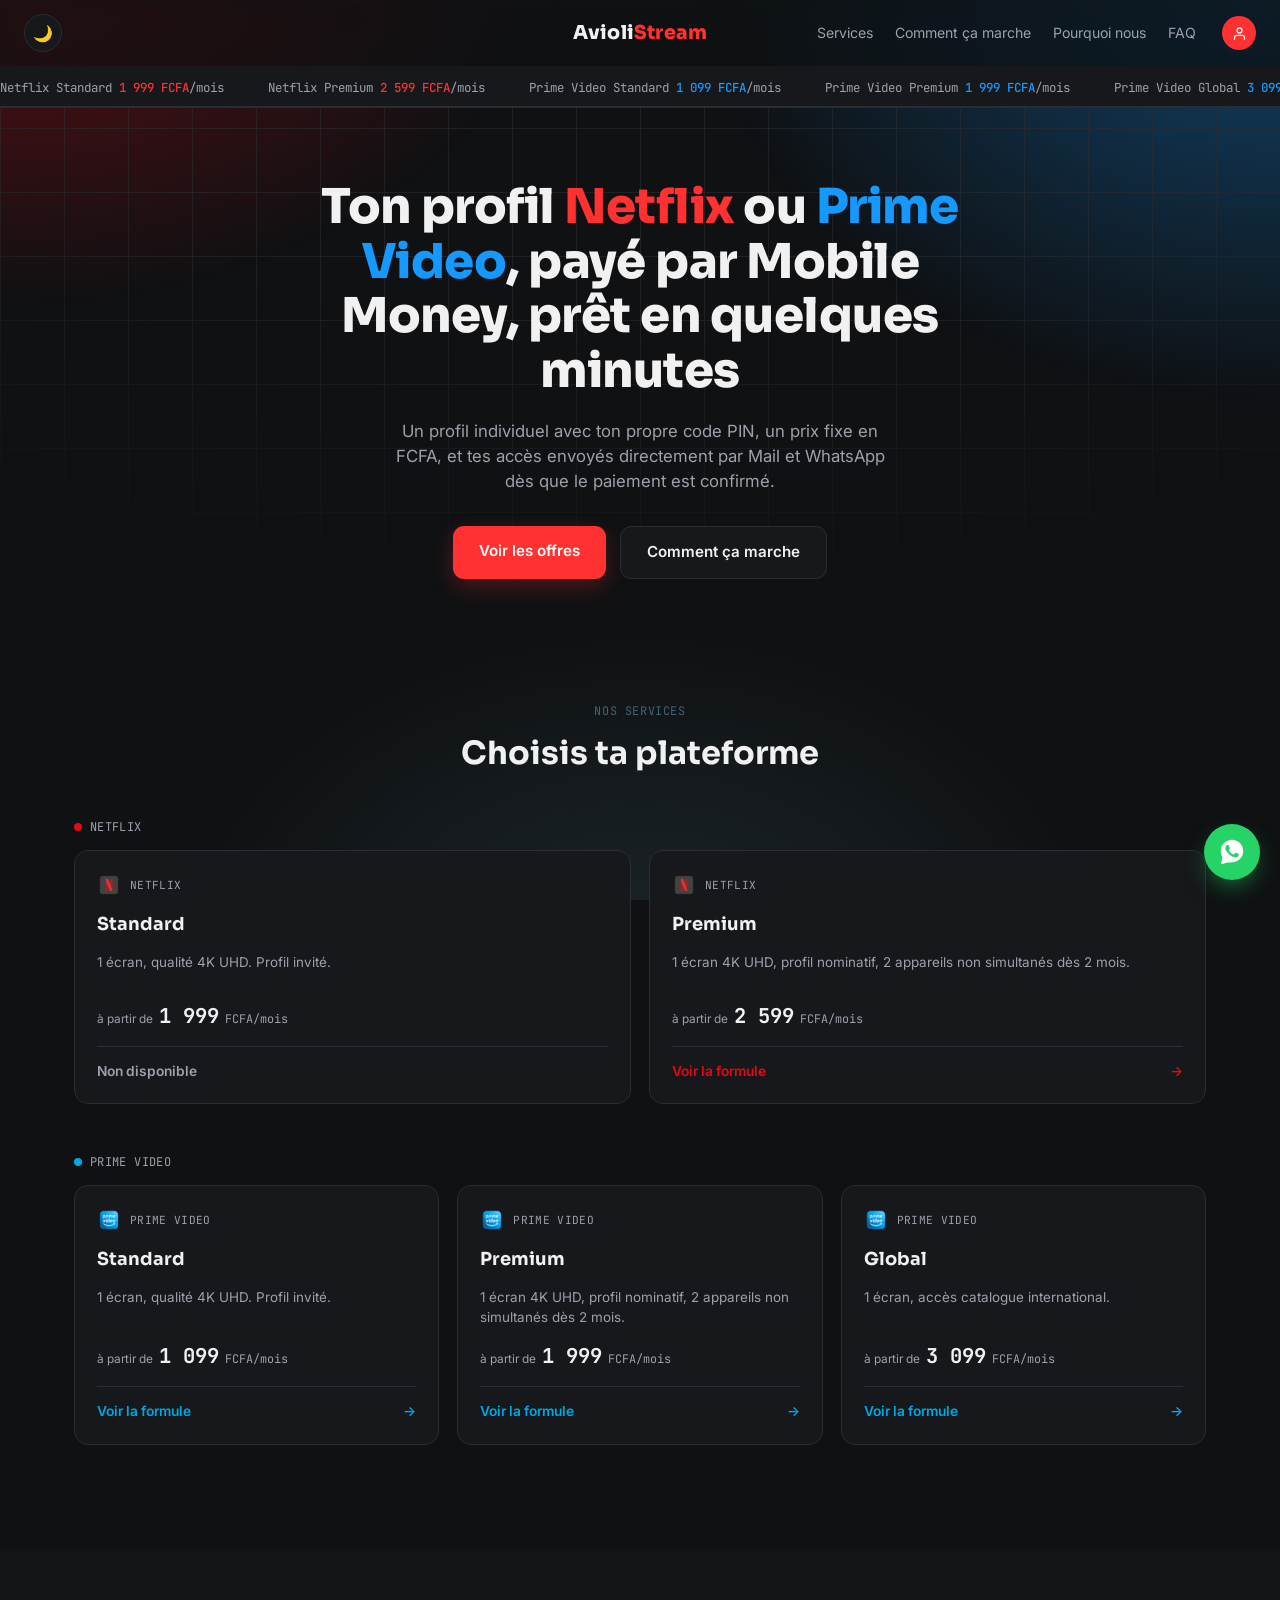
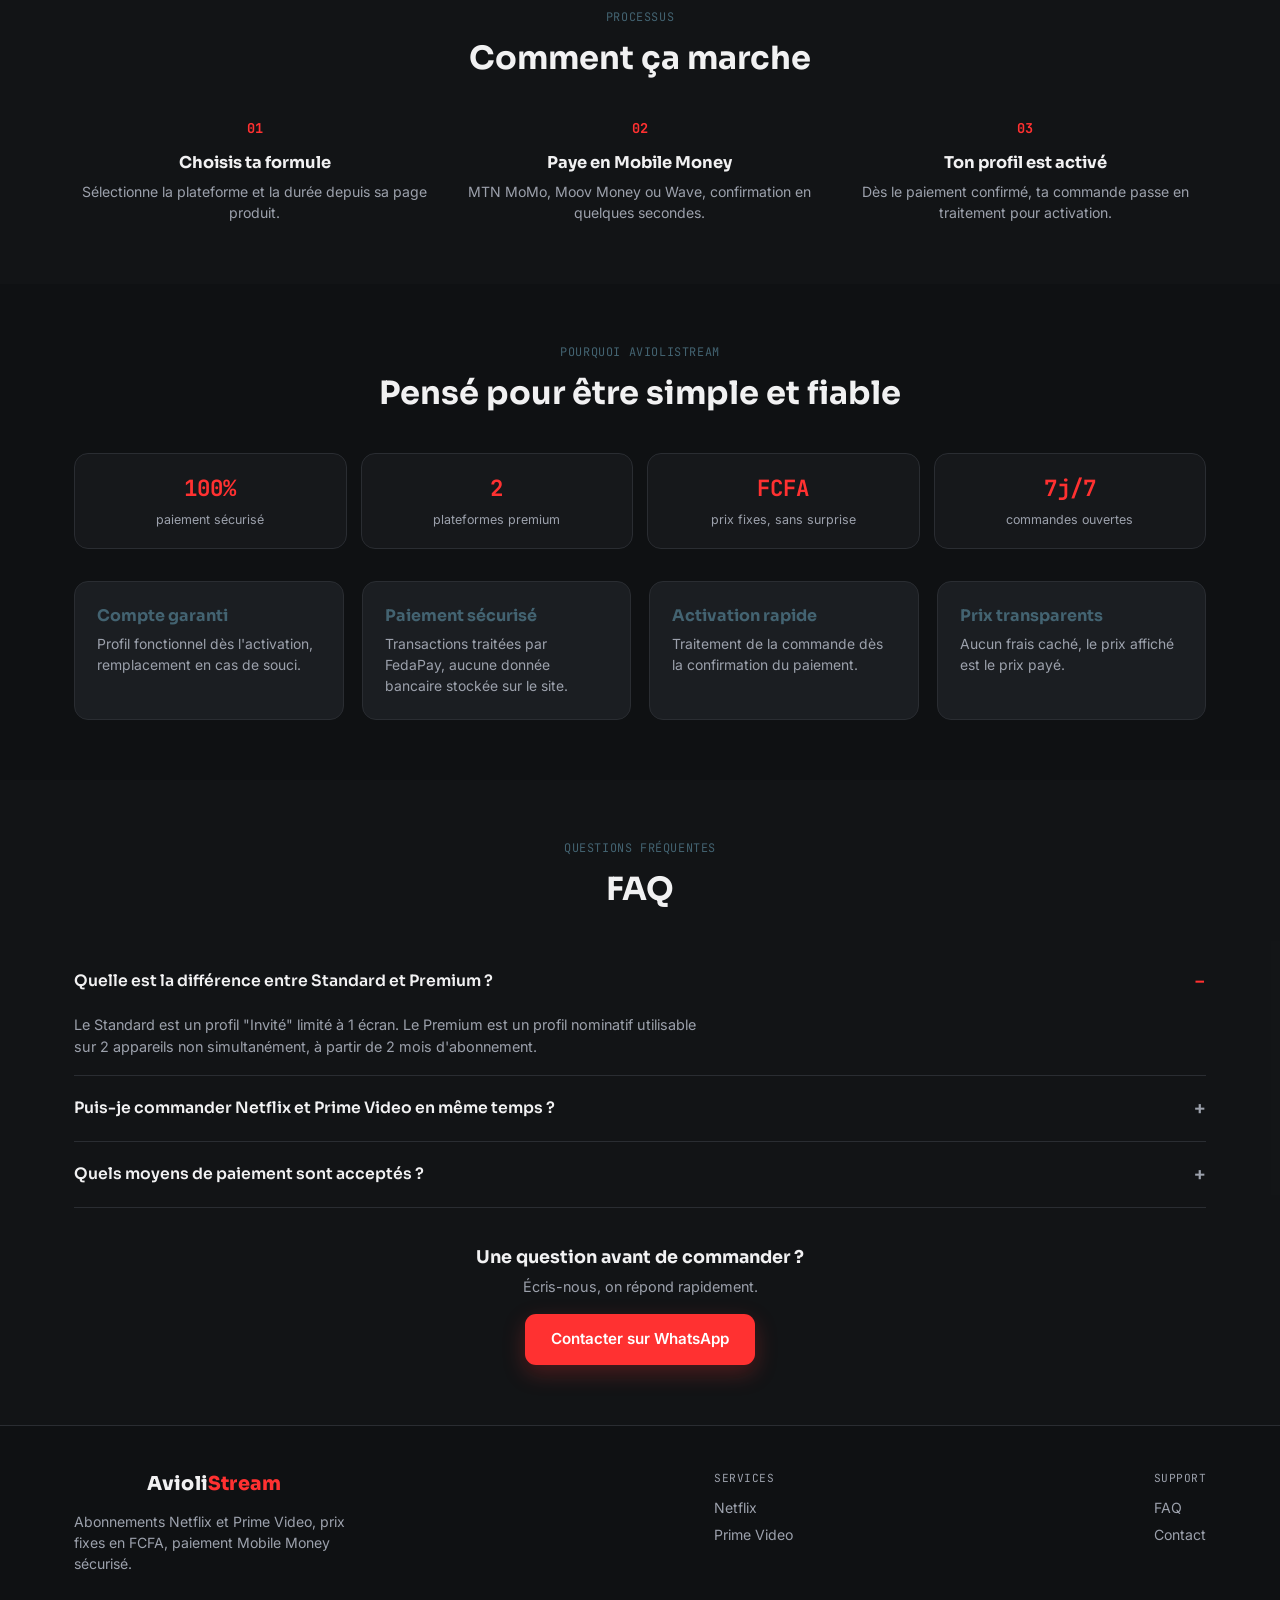
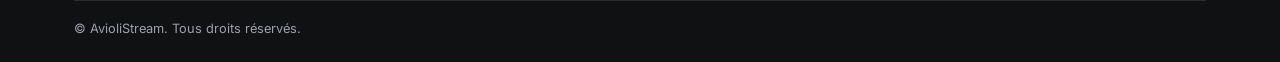
<file: index.html>
<!DOCTYPE html>
<html lang="fr" data-theme="dark">
<head>
<script>
  // Applique le thème enregistré avant le rendu, pour éviter le flash et le partager sur tout le site
  (function(){
    function applyStoredTheme(){
      try{
        var t = localStorage.getItem('avioli-theme');
        document.documentElement.setAttribute('data-theme', t === 'light' ? 'light' : 'dark');
      }catch(e){}
    }
    applyStoredTheme();
    // Reapplique le thème quand la page est restaurée depuis le bfcache
    // (bouton retour/avant du navigateur) — sinon la page garde l'ancien
    // thème affiché au moment où on l'avait quittée.
    window.addEventListener('pageshow', function(e){
      if (e.persisted) applyStoredTheme();
    });
  })();
</script>
<meta charset="UTF-8">
<meta name="viewport" content="width=device-width, initial-scale=1.0">
<title>AvioliStream — Netflix &amp; Prime Video en Mobile Money</title>
<meta name="description" content="Abonnements Netflix et Prime Video, prix fixes en FCFA, paiement Mobile Money sécurisé.">
<link rel="preconnect" href="https://fonts.googleapis.com">
<link rel="preconnect" href="https://fonts.gstatic.com" crossorigin>
<link href="https://fonts.googleapis.com/css2?family=Sora:wght@400;600;700;800&family=Inter:wght@400;500;600&family=JetBrains+Mono:wght@400;500;700&display=swap" rel="stylesheet">
<link rel="manifest" href="/manifest.json">
<link rel="icon" href="/favicon-32.png" type="image/png" sizes="32x32">
<link rel="icon" href="/icons/icon-192.png" type="image/png" sizes="192x192">
<link rel="apple-touch-icon" href="/icons/apple-touch-icon.png">
<meta name="theme-color" content="#FF3131">
<meta name="apple-mobile-web-app-capable" content="yes">
<meta name="apple-mobile-web-app-status-bar-style" content="black-translucent">
<meta name="apple-mobile-web-app-title" content="AvioliStream">
<meta name="mobile-web-app-capable" content="yes">
<style>
  :root{
    --red:#FF3131;
    --red-dark:#E22626;
    --prime-blue:#1699FF;
    --slate:#436371;
    --slate-light:#5F818F;
    --bg:#FFFFFF;
    --bg-soft:#F6F7F8;
    --surface:#FFFFFF;
    --line:#E7E9EC;
    --text:#171A1E;
    --muted:#63697A;
    --radius:14px;
    --font-display:'Sora',sans-serif;
    --font-body:'Inter',sans-serif;
    --font-mono:'JetBrains Mono',monospace;
  }
  html[data-theme="dark"]{
    --bg:#0F1113;
    --bg-soft:#16181B;
    --surface:#1B1E22;
    --line:#2A2D32;
    --text:#F1F1F2;
    --muted:#9CA1AC;
  }
  *{box-sizing:border-box; margin:0; padding:0;}
  html{scroll-behavior:smooth;}
  body{
    background:var(--bg);
    color:var(--text);
    font-family:var(--font-body);
    line-height:1.5;
    -webkit-font-smoothing:antialiased;
    transition:background .2s ease, color .2s ease;
    position:relative;
  }
  /* Arrière-plan ambiant : halos rouge (Netflix) / bleu (Prime Video) + grille fine, fixes derrière le contenu */
  body::before{
    content:"";
    position:fixed; inset:0; z-index:-2; pointer-events:none;
    background:
      radial-gradient(1000px 720px at 0% -12%, rgba(229,9,20,0.30), transparent 58%),
      radial-gradient(1000px 760px at 100% -4%, rgba(22,153,255,0.28), transparent 58%),
      radial-gradient(820px 600px at 50% 108%, rgba(67,99,113,0.18), transparent 60%);
    transition:opacity .2s ease;
  }
  body::after{
    content:"";
    position:fixed; inset:0; z-index:-1; pointer-events:none;
    background-image:
      linear-gradient(var(--line) 1px, transparent 1px),
      linear-gradient(90deg, var(--line) 1px, transparent 1px);
    background-size:64px 64px;
    opacity:.45;
    mask-image:radial-gradient(120% 85% at 50% 0%, #000 40%, transparent 82%);
    -webkit-mask-image:radial-gradient(120% 85% at 50% 0%, #000 40%, transparent 82%);
  }
  html[data-theme="dark"] body::before{
    background:
      radial-gradient(1000px 720px at 0% -12%, rgba(229,9,20,0.42), transparent 58%),
      radial-gradient(1000px 760px at 100% -4%, rgba(22,153,255,0.38), transparent 58%),
      radial-gradient(820px 600px at 50% 108%, rgba(67,99,113,0.26), transparent 60%);
  }
  html[data-theme="dark"] body::after{ opacity:.6; }
  a{color:inherit; text-decoration:none;}
  img{display:block; max-width:100%;}
  .wrap{max-width:1180px; margin:0 auto; padding:0 24px;}
  :focus-visible{outline:2px solid var(--red); outline-offset:3px;}

  /* Header */
  header{
    position:sticky; top:0; z-index:50;
    background:color-mix(in srgb, var(--bg) 78%, transparent);
    backdrop-filter:blur(14px) saturate(140%);
    -webkit-backdrop-filter:blur(14px) saturate(140%);
    border-bottom:1px solid var(--line);
  }
  .header-row{
    display:grid;
    grid-template-columns:1fr auto 1fr;
    align-items:center;
    gap:16px;
    padding:14px 24px;
  }
  .header-left{
    display:flex; align-items:center; gap:22px;
  }
  .theme-toggle{
    width:38px; height:38px; border-radius:50%;
    border:1px solid var(--line); background:var(--bg-soft);
    display:flex; align-items:center; justify-content:center;
    cursor:pointer; font-size:1rem; flex-shrink:0;
  }
  .logo{
    font-family:var(--font-display); font-weight:800; font-size:1.2rem;
    letter-spacing:0.01em;
    text-align:center;
  }
  a.logo{ color:var(--text); text-decoration:none; display:inline-block; }
  .header-cta{
    display:flex; align-items:center; justify-content:flex-end; gap:26px;
  }
  .nav-links{
    display:flex; align-items:center; gap:22px;
    font-size:0.88rem; color:var(--muted);
    white-space:nowrap;
  }
  .nav-links a:hover{color:var(--text);}
  @media (max-width:860px){
    .nav-links{display:none;}
    .header-row{grid-template-columns:auto 1fr auto; gap:10px; padding:12px 16px;}
    .header-left{justify-content:flex-start;}
    .logo{font-size:1.05rem;}
  }
  .profile-btn{
    width:34px; height:34px; border-radius:50%;
    background:var(--red); color:#fff;
    display:flex; align-items:center; justify-content:center;
    flex-shrink:0; border:none; cursor:pointer;
    transition:transform .15s ease, box-shadow .15s ease;
  }
  .profile-btn:hover{transform:translateY(-2px); box-shadow:0 6px 16px rgba(255,49,49,0.3);}
  .profile-btn svg{width:15px; height:15px;}

  /* Ticker */
  .ticker-bar{
    background:var(--bg-soft);
    border-bottom:1px solid var(--line);
    overflow:hidden;
    white-space:nowrap;
    padding:8px 0;
  }
  .ticker-track{
    display:inline-flex; gap:44px;
    animation:scroll-left 30s linear infinite;
    font-family:var(--font-mono); font-size:0.78rem; color:var(--muted);
  }
  .ticker-track span b{color:var(--red); font-weight:500;}
  .ticker-track span b.prime-price{color:var(--prime-blue);}
  @keyframes scroll-left{
    from{transform:translateX(0);}
    to{transform:translateX(-50%);}
  }
  @media (prefers-reduced-motion: reduce){ .ticker-track{animation:none;} }

  /* Hero */
  .hero{
    padding:72px 24px 64px;
  }
  .hero-grid{
    max-width:900px; margin:0 auto;
    display:flex; flex-direction:column; align-items:center;
    text-align:center; gap:40px;
  }
  h1{
    font-family:var(--font-display); font-weight:800;
    font-size:clamp(2rem, 4.2vw, 3rem);
    line-height:1.14;
    letter-spacing:-0.01em;
    max-width:640px;
    margin:0 auto 20px;
  }
  h1 .nf{color:var(--red);}
  h1 .pv{color:var(--prime-blue);}
  .hero-sub{
    max-width:520px; margin:0 auto 32px;
    color:var(--muted); font-size:1.05rem;
  }
  .hero-actions{
    display:flex; gap:14px; flex-wrap:wrap; justify-content:center;
  }
  .btn-primary, .btn-secondary{
    font-family:var(--font-body); font-weight:600; font-size:0.95rem;
    padding:14px 26px; border-radius:11px;
    display:inline-block;
    transition:transform .15s ease, box-shadow .15s ease;
  }
  .btn-primary{
    background:var(--red); color:#fff;
    box-shadow:0 8px 22px rgba(255,49,49,0.25);
  }
  .btn-primary:hover{transform:translateY(-2px); box-shadow:0 12px 26px rgba(255,49,49,0.35);}
  .btn-secondary{
    background:var(--bg-soft); color:var(--text);
    border:1px solid var(--line);
  }
  .btn-secondary:hover{border-color:var(--slate); transform:translateY(-2px);}

  /* Hero — carrousel animé des offres (design original, pas de visuels de marque) */
  .offers-frame{
    position:relative; width:100%; max-width:1040px; margin:0 auto;
    overflow:hidden;
    mask-image:linear-gradient(90deg, transparent, black 8%, black 92%, transparent);
    -webkit-mask-image:linear-gradient(90deg, transparent, black 8%, black 92%, transparent);
  }
  .offers-reel{
    display:flex; gap:16px; width:max-content;
    animation:offersReel 26s linear infinite;
  }
  @keyframes offersReel{ from{ transform:translateX(0); } to{ transform:translateX(-50%); } }
  @media (prefers-reduced-motion: reduce){ .offers-reel{ animation:none; } }
  .offer-card{
    flex-shrink:0; width:200px;
    padding:18px 20px; border-radius:16px;
    background:var(--surface); border:1px solid var(--line);
    border-top:4px solid var(--red);
    box-shadow:0 16px 34px -22px rgba(15,17,19,0.35);
    text-align:left;
  }
  html[data-theme="dark"] .offer-card{ box-shadow:0 16px 34px -18px rgba(0,0,0,0.5); }
  .offer-card.prime{ border-top-color:var(--prime-blue); }
  .offer-card .offer-name{ font-family:var(--font-display); font-weight:700; font-size:1.05rem; margin-top:6px; }
  .offer-card .offer-plat{
    font-family:var(--font-mono); font-size:0.7rem; color:var(--muted);
    text-transform:uppercase; letter-spacing:0.04em;
  }
  .offer-card .offer-price{ font-family:var(--font-display); font-weight:800; font-size:1.15rem; margin-top:12px; }
  .offer-card .offer-price b{ color:var(--red); }
  .offer-card.prime .offer-price b{ color:var(--prime-blue); }
  .offer-card .offer-unit{ display:block; font-family:var(--font-body); font-weight:400; font-size:0.7rem; color:var(--muted); margin-top:2px; }
  @media (max-width:900px){
    .offer-card{ width:170px; }
  }

  /* Sections */
  .section{padding:60px 24px;}
  .section-eyebrow{
    font-family:var(--font-mono); font-size:0.74rem; text-transform:uppercase; letter-spacing:0.05em;
    color:var(--slate); margin-bottom:8px; text-align:center;
  }
  .section-head{text-align:center; margin-bottom:36px;}
  .section-head h2{
    font-family:var(--font-display); font-weight:700;
    font-size:clamp(1.5rem, 3vw, 2rem);
  }

  .platform-tag{
    display:inline-flex; align-items:center; gap:8px;
    font-family:var(--font-mono); font-size:0.75rem; letter-spacing:0.03em;
    text-transform:uppercase; color:var(--muted); margin-bottom:14px;
  }
  .dot-tag{width:8px; height:8px; border-radius:50%;}
  .platform-tag.netflix .dot-tag{background:#E50914;}
  .platform-tag.prime .dot-tag{background:#00A8E1;}

  .catalogue-row{margin-bottom:44px;}
  .grid{
    display:grid;
    grid-template-columns:repeat(auto-fit, minmax(230px, 1fr));
    gap:18px;
  }
  .card{
    background:var(--bg-soft);
    border:1px solid var(--line);
    border-radius:var(--radius);
    padding:22px;
    display:flex; flex-direction:column; gap:14px;
    transition:transform .18s ease, border-color .18s ease, box-shadow .18s ease, background .18s ease;
  }
  .card:hover{
    transform:translateY(-3px);
    border-color:var(--accent, var(--red));
    background:var(--surface);
    box-shadow:0 10px 24px -8px rgba(0,0,0,0.15);
  }
  .card.netflix{--accent:#E50914;}
  .card.prime{--accent:#00A8E1;}
  .card-top{display:flex; align-items:center; justify-content:space-between;}
  .card-plat{
    display:flex; align-items:center; gap:9px;
    font-family:var(--font-mono); font-size:0.7rem; letter-spacing:0.03em;
    text-transform:uppercase; color:var(--muted);
  }
  .card-plat img{width:24px; height:24px; border-radius:6px;}
  .card h3{font-family:var(--font-display); font-weight:700; font-size:1.12rem;}
  .card .desc{color:var(--muted); font-size:0.84rem; min-height:2.6em;}
  .desc-mobile{display:none;}
  @media (max-width:640px){
    .card:not(.global) .desc-full{display:none;}
    .card:not(.global) .desc-mobile{display:block;}
  }
  .price-line{display:flex; align-items:baseline; gap:6px; margin-top:auto;}
  .price-line .from{font-size:0.74rem; color:var(--muted);}
  .price-line .amount{font-family:var(--font-mono); font-weight:700; font-size:1.28rem;}
  .price-line .unit{font-family:var(--font-mono); font-size:0.74rem; color:var(--muted);}
  .card-cta{
    display:flex; align-items:center; justify-content:space-between;
    font-size:0.86rem; font-weight:600; color:var(--accent);
    padding-top:14px; border-top:1px solid var(--line);
  }
  .card-cta .arrow{transition:transform .18s ease;}
  .card:hover .card-cta .arrow{transform:translateX(4px);}

  /* Steps */
  .steps{
    display:grid; grid-template-columns:repeat(auto-fit, minmax(220px,1fr)); gap:24px;
    counter-reset:step;
  }
  .step{text-align:center;}
  .step::before{
    counter-increment:step; content:counter(step, decimal-leading-zero);
    font-family:var(--font-mono); font-weight:700; font-size:0.85rem;
    color:var(--red);
    display:block; margin-bottom:12px;
  }
  .step h3{font-family:var(--font-display); font-size:1.02rem; margin-bottom:6px;}
  .step p{color:var(--muted); font-size:0.88rem;}

  /* Stats + benefits */
  .stats-row{
    display:grid; grid-template-columns:repeat(auto-fit, minmax(140px,1fr)); gap:14px;
    margin-bottom:32px;
  }
  .stat{
    background:var(--bg-soft); border:1px solid var(--line); border-radius:var(--radius);
    padding:18px; text-align:center;
  }
  .stat b{display:block; font-family:var(--font-mono); font-weight:700; color:var(--red); font-size:1.4rem;}
  .stat span{color:var(--muted); font-size:0.78rem;}
  .benefits-grid{
    display:grid; grid-template-columns:repeat(auto-fit, minmax(220px,1fr)); gap:18px;
  }
  .benefit{
    background:var(--surface); border:1px solid var(--line); border-radius:var(--radius);
    padding:22px;
  }
  .benefit h3{font-family:var(--font-display); font-size:1rem; margin-bottom:6px; color:var(--slate);}
  .benefit p{color:var(--muted); font-size:0.87rem;}

  /* FAQ */
  .faq-item{border-bottom:1px solid var(--line);}
  .faq-item summary{
    cursor:pointer; list-style:none;
    display:flex; align-items:center; justify-content:space-between;
    padding:18px 0; font-family:var(--font-display); font-weight:600; font-size:0.98rem;
  }
  .faq-item summary::-webkit-details-marker{display:none;}
  .faq-item summary::after{
    content:"+"; font-family:var(--font-mono); color:var(--muted); font-size:1.2rem;
  }
  .faq-item[open] summary::after{content:"–"; color:var(--red);}
  .faq-item p{color:var(--muted); font-size:0.9rem; padding-bottom:18px; max-width:640px;}
  .faq-contact{text-align:center; padding:36px 0 0;}
  .faq-contact h3{font-family:var(--font-display); font-size:1.1rem; margin-bottom:6px;}
  .faq-contact p{color:var(--muted); font-size:0.9rem; margin-bottom:16px;}

  /* Footer */
  footer{border-top:1px solid var(--line); padding:44px 24px 24px;}
  .footer-row{
    display:flex; justify-content:space-between; flex-wrap:wrap; gap:28px; margin-bottom:26px;
  }
  .footer-col p.label{
    font-family:var(--font-mono); font-size:0.7rem; text-transform:uppercase; letter-spacing:0.04em;
    color:var(--muted); margin-bottom:10px;
  }
  .footer-col a{display:block; color:var(--muted); font-size:0.88rem; margin-bottom:6px;}
  .footer-col a:hover{color:var(--text);}
  .footer-bottom{
    color:var(--muted); font-size:0.8rem;
    padding-top:18px; border-top:1px solid var(--line);
  }

  @media (max-width:640px){
    .hero{padding:56px 20px 40px;}
    .section{padding:44px 20px;}
    .stats-row{grid-template-columns:repeat(2, 1fr); gap:10px;}
    .stat{padding:14px 8px;}
    .stat b{font-size:1.2rem;}
    .stat span{font-size:0.7rem; white-space:nowrap;}
  }  .whatsapp-float{
    position:fixed; right:20px; bottom:20px; z-index:70;
    width:56px; height:56px; border-radius:50%;
    background:#25D366; display:flex; align-items:center; justify-content:center;
    box-shadow:0 10px 24px -6px rgba(37,211,102,0.55);
    transition:transform .15s ease, box-shadow .15s ease;
  }
  .whatsapp-float:hover{ transform:translateY(-3px) scale(1.04); box-shadow:0 14px 28px -6px rgba(37,211,102,0.65); }
  .whatsapp-float svg{ width:30px; height:30px; }
  @media (max-width:480px){
    .whatsapp-float{ right:14px; bottom:14px; width:52px; height:52px; }
    .whatsapp-float svg{ width:27px; height:27px; }
  }
</style>
<link rel="stylesheet" href="/mobile-catalogue.css">
</head>
<body>

<header>
  <div class="header-row">
    <div class="header-left">
      <button class="theme-toggle" id="themeToggle" aria-label="Changer le thème">🌙</button>
    </div>
    <a href="/" class="logo" aria-label="Retour à l'accueil AvioliStream">Avioli<span style="color:var(--red);">Stream</span></a>
    <div class="header-cta">
      <nav class="nav-links">
        <a href="#catalogue">Services</a>
        <a href="#comment-ca-marche">Comment ça marche</a>
        <a href="#pourquoi-nous">Pourquoi nous</a>
        <a href="#faq">FAQ</a>
      </nav>
      <a href="/connexion" class="profile-btn" aria-label="Mon abonnement" title="Mon abonnement">
        <svg viewBox="0 0 24 24" fill="none" stroke="currentColor" stroke-width="2" stroke-linecap="round" stroke-linejoin="round">
          <path d="M20 21v-2a4 4 0 0 0-4-4H8a4 4 0 0 0-4 4v2"/>
          <circle cx="12" cy="7" r="4"/>
        </svg>
      </a>
    </div>
  </div>
  <div class="ticker-bar">
    <div class="ticker-track">
      <span>Netflix Standard <b>1 999 FCFA</b>/mois</span>
      <span>Netflix Premium <b>2 599 FCFA</b>/mois</span>
      <span>Prime Video Standard <b class="prime-price">1 099 FCFA</b>/mois</span>
      <span>Prime Video Premium <b class="prime-price">1 999 FCFA</b>/mois</span>
      <span>Prime Video Global <b class="prime-price">3 099 FCFA</b>/mois</span>
      <span>Paiement MTN MoMo · Moov Money · Wave</span>
      <span>Netflix Standard <b>1 999 FCFA</b>/mois</span>
      <span>Netflix Premium <b>2 599 FCFA</b>/mois</span>
      <span>Prime Video Standard <b class="prime-price">1 099 FCFA</b>/mois</span>
      <span>Prime Video Premium <b class="prime-price">1 999 FCFA</b>/mois</span>
      <span>Prime Video Global <b class="prime-price">3 099 FCFA</b>/mois</span>
      <span>Paiement MTN MoMo · Moov Money · Wave</span>
    </div>
  </div>
</header>

<section class="hero">
  <div class="hero-grid">
    <div class="hero-copy">
      <h1>Ton profil <span class="nf">Netflix</span> ou <span class="pv">Prime Video</span>, payé par Mobile Money, prêt en quelques minutes</h1>
      <p class="hero-sub">Un profil individuel avec ton propre code PIN, un prix fixe en FCFA, et tes accès envoyés directement par Mail et WhatsApp dès que le paiement est confirmé.</p>
      <div class="hero-actions">
        <a href="#catalogue" class="btn-primary">Voir les offres</a>
        <a href="#comment-ca-marche" class="btn-secondary">Comment ça marche</a>
      </div>
    </div>
  </div>
</section>

<section class="section" id="catalogue">
  <div class="wrap">
    <p class="section-eyebrow">Nos services</p>
    <div class="section-head"><h2>Choisis ta plateforme</h2></div>

    <div class="catalogue-row">
      <span class="platform-tag netflix"><i class="dot-tag"></i> Netflix</span>
      <div class="grid">
        <a class="card netflix" href="/netflix-standard">
          <div class="card-top">
            <span class="card-plat"><img src="[data-uri]" alt=""> Netflix</span>
          </div>
          <h3>Standard</h3>
          <p class="desc desc-full">1 écran, qualité 4K UHD. Profil invité.</p>
          <p class="desc desc-mobile">1 écran, qualité 4K UHD.</p>
          <div class="price-line">
            <span class="from">à partir de</span>
            <span class="amount">1 999</span>
            <span class="unit">FCFA/mois</span>
          </div>
          <div class="card-cta">Voir la formule <span class="arrow">→</span></div>
        </a>

        <a class="card netflix" href="/netflix-premium">
          <div class="card-top">
            <span class="card-plat"><img src="[data-uri]" alt=""> Netflix</span>
          </div>
          <h3>Premium</h3>
          <p class="desc desc-full">1 écran 4K UHD, profil nominatif, 2 appareils non simultanés dès 2 mois.</p>
          <p class="desc desc-mobile">1 écran, qualité 4K UHD.</p>
          <div class="price-line">
            <span class="from">à partir de</span>
            <span class="amount">2 599</span>
            <span class="unit">FCFA/mois</span>
          </div>
          <div class="card-cta">Voir la formule <span class="arrow">→</span></div>
        </a>
      </div>
    </div>

    <div class="catalogue-row">
      <span class="platform-tag prime"><i class="dot-tag"></i> Prime Video</span>
      <div class="grid">
        <a class="card prime" href="/prime-standard">
          <div class="card-top">
            <span class="card-plat"><img src="[data-uri]" alt=""> Prime Video</span>
          </div>
          <h3>Standard</h3>
          <p class="desc desc-full">1 écran, qualité 4K UHD. Profil invité.</p>
          <p class="desc desc-mobile">1 écran, qualité 4K UHD.</p>
          <div class="price-line">
            <span class="from">à partir de</span>
            <span class="amount">1 099</span>
            <span class="unit">FCFA/mois</span>
          </div>
          <div class="card-cta">Voir la formule <span class="arrow">→</span></div>
        </a>

        <a class="card prime" href="/prime-premium">
          <div class="card-top">
            <span class="card-plat"><img src="[data-uri]" alt=""> Prime Video</span>
          </div>
          <h3>Premium</h3>
          <p class="desc desc-full">1 écran 4K UHD, profil nominatif, 2 appareils non simultanés dès 2 mois.</p>
          <p class="desc desc-mobile">1 écran, qualité 4K UHD.</p>
          <div class="price-line">
            <span class="from">à partir de</span>
            <span class="amount">1 999</span>
            <span class="unit">FCFA/mois</span>
          </div>
          <div class="card-cta">Voir la formule <span class="arrow">→</span></div>
        </a>

        <a class="card prime global" href="/prime-global">
          <div class="card-top">
            <span class="card-plat"><img src="[data-uri]" alt=""> Prime Video</span>
          </div>
          <h3>Global</h3>
          <p class="desc">1 écran, accès catalogue international.</p>
          <div class="price-line">
            <span class="from">à partir de</span>
            <span class="amount">3 099</span>
            <span class="unit">FCFA/mois</span>
          </div>
          <div class="card-cta">Voir la formule <span class="arrow">→</span></div>
        </a>
      </div>
    </div>
  </div>
</section>

<section class="section" id="comment-ca-marche" style="background:color-mix(in srgb, var(--bg-soft) 55%, transparent);">
  <div class="wrap">
    <p class="section-eyebrow">Processus</p>
    <div class="section-head"><h2>Comment ça marche</h2></div>
    <div class="steps">
      <div class="step">
        <h3>Choisis ta formule</h3>
        <p>Sélectionne la plateforme et la durée depuis sa page produit.</p>
      </div>
      <div class="step">
        <h3>Paye en Mobile Money</h3>
        <p>MTN MoMo, Moov Money ou Wave, confirmation en quelques secondes.</p>
      </div>
      <div class="step">
        <h3>Ton profil est activé</h3>
        <p>Dès le paiement confirmé, ta commande passe en traitement pour activation.</p>
      </div>
    </div>
  </div>
</section>

<section class="section" id="pourquoi-nous">
  <div class="wrap">
    <p class="section-eyebrow">Pourquoi AvioliStream</p>
    <div class="section-head"><h2>Pensé pour être simple et fiable</h2></div>
    <div class="stats-row">
      <div class="stat"><b>100%</b><span>paiement sécurisé</span></div>
      <div class="stat"><b>2</b><span>plateformes premium</span></div>
      <div class="stat"><b>FCFA</b><span>prix fixes, sans surprise</span></div>
      <div class="stat"><b>7j/7</b><span>commandes ouvertes</span></div>
    </div>
    <div class="benefits-grid">
      <div class="benefit">
        <h3>Compte garanti</h3>
        <p>Profil fonctionnel dès l'activation, remplacement en cas de souci.</p>
      </div>
      <div class="benefit">
        <h3>Paiement sécurisé</h3>
        <p>Transactions traitées par FedaPay, aucune donnée bancaire stockée sur le site.</p>
      </div>
      <div class="benefit">
        <h3>Activation rapide</h3>
        <p>Traitement de la commande dès la confirmation du paiement.</p>
      </div>
      <div class="benefit">
        <h3>Prix transparents</h3>
        <p>Aucun frais caché, le prix affiché est le prix payé.</p>
      </div>
    </div>
  </div>
</section>

<section class="section" id="faq" style="background:color-mix(in srgb, var(--bg-soft) 55%, transparent);">
  <div class="wrap">
    <p class="section-eyebrow">Questions fréquentes</p>
    <div class="section-head"><h2>FAQ</h2></div>
    <details class="faq-item" open>
      <summary>Quelle est la différence entre Standard et Premium ?</summary>
      <p>Le Standard est un profil "Invité" limité à 1 écran. Le Premium est un profil nominatif utilisable sur 2 appareils non simultanément, à partir de 2 mois d'abonnement.</p>
    </details>
    <details class="faq-item">
      <summary>Puis-je commander Netflix et Prime Video en même temps ?</summary>
      <p>Oui, chaque service se commande depuis sa page produit ; tu peux passer les deux commandes l'une après l'autre.</p>
    </details>
    <details class="faq-item">
      <summary>Quels moyens de paiement sont acceptés ?</summary>
      <p>MTN MoMo, Moov Money et Wave, via un paiement sécurisé.</p>
    </details>

    <div class="faq-contact">
      <h3>Une question avant de commander ?</h3>
      <p>Écris-nous, on répond rapidement.</p>
      <a href="https://wa.me/22995265358" target="_blank" rel="noopener" class="btn-primary">Contacter sur WhatsApp</a>
    </div>
  </div>
</section>

<footer id="contact">
  <div class="wrap">
    <div class="footer-row">
      <div>
        <div class="logo" style="margin-bottom:12px;">Avioli<span style="color:var(--red);">Stream</span></div>
        <p style="color:var(--muted); font-size:0.88rem; max-width:280px;">Abonnements Netflix et Prime Video, prix fixes en FCFA, paiement Mobile Money sécurisé.</p>
      </div>
      <div class="footer-col">
        <p class="label">Services</p>
        <a href="#catalogue">Netflix</a>
        <a href="#catalogue">Prime Video</a>
      </div>
      <div class="footer-col">
        <p class="label">Support</p>
        <a href="#faq">FAQ</a>
        <a href="https://wa.me/22995265358" target="_blank" rel="noopener">Contact</a>
      </div>
    </div>
    <div class="footer-bottom">© AvioliStream. Tous droits réservés.</div>
  </div>
</footer>

<script>
  const toggle = document.getElementById('themeToggle');
  const root = document.documentElement;
  let current = root.getAttribute('data-theme') || 'light';
  toggle.textContent = current === 'light' ? '☀️' : '🌙';
  toggle.addEventListener('click', () => {
    current = current === 'light' ? 'dark' : 'light';
    root.setAttribute('data-theme', current);
    toggle.textContent = current === 'light' ? '☀️' : '🌙';
    try{ localStorage.setItem('avioli-theme', current); }catch(e){}
  });

  // Enregistrement du service worker (requis pour l'installation PWA)
  if ('serviceWorker' in navigator) {
    window.addEventListener('load', () => {
      navigator.serviceWorker.register('/sw.js').catch((err) => {
        console.warn('Service worker non enregistré:', err);
      });
    });
  }

</script>

<a href="https://wa.me/22995265358" target="_blank" rel="noopener" class="whatsapp-float" aria-label="Discuter sur WhatsApp" title="Discuter sur WhatsApp">
  <svg viewBox="0 0 32 32" fill="#ffffff" xmlns="http://www.w3.org/2000/svg">
    <path d="M16.004 3C9.376 3 4 8.373 4 15c0 2.386.702 4.607 1.912 6.468L4 29l7.72-1.874A11.93 11.93 0 0 0 16.004 27C22.63 27 28 21.627 28 15S22.63 3 16.004 3zm6.978 17.03c-.29.816-1.44 1.5-2.36 1.696-.63.133-1.453.24-4.223-.906-3.545-1.47-5.825-5.05-6.002-5.284-.176-.234-1.435-1.91-1.435-3.643 0-1.732.906-2.583 1.228-2.938.322-.355.703-.443.938-.443.235 0 .47.002.674.012.216.01.507-.082.793.606.29.7.984 2.42 1.07 2.596.088.176.147.382.03.616-.117.235-.176.382-.352.588-.176.206-.37.46-.528.618-.176.176-.36.367-.155.72.206.353.916 1.51 1.967 2.446 1.352 1.204 2.492 1.578 2.845 1.755.353.176.559.147.766-.088.206-.235.882-1.03 1.117-1.384.235-.353.47-.294.793-.176.323.117 2.043.964 2.395 1.14.353.176.588.264.674.412.088.147.088.85-.2 1.665z"/>
  </svg>
</a>
  <script src="/install-hint.js" defer></script>
</body>
</html>
</file>
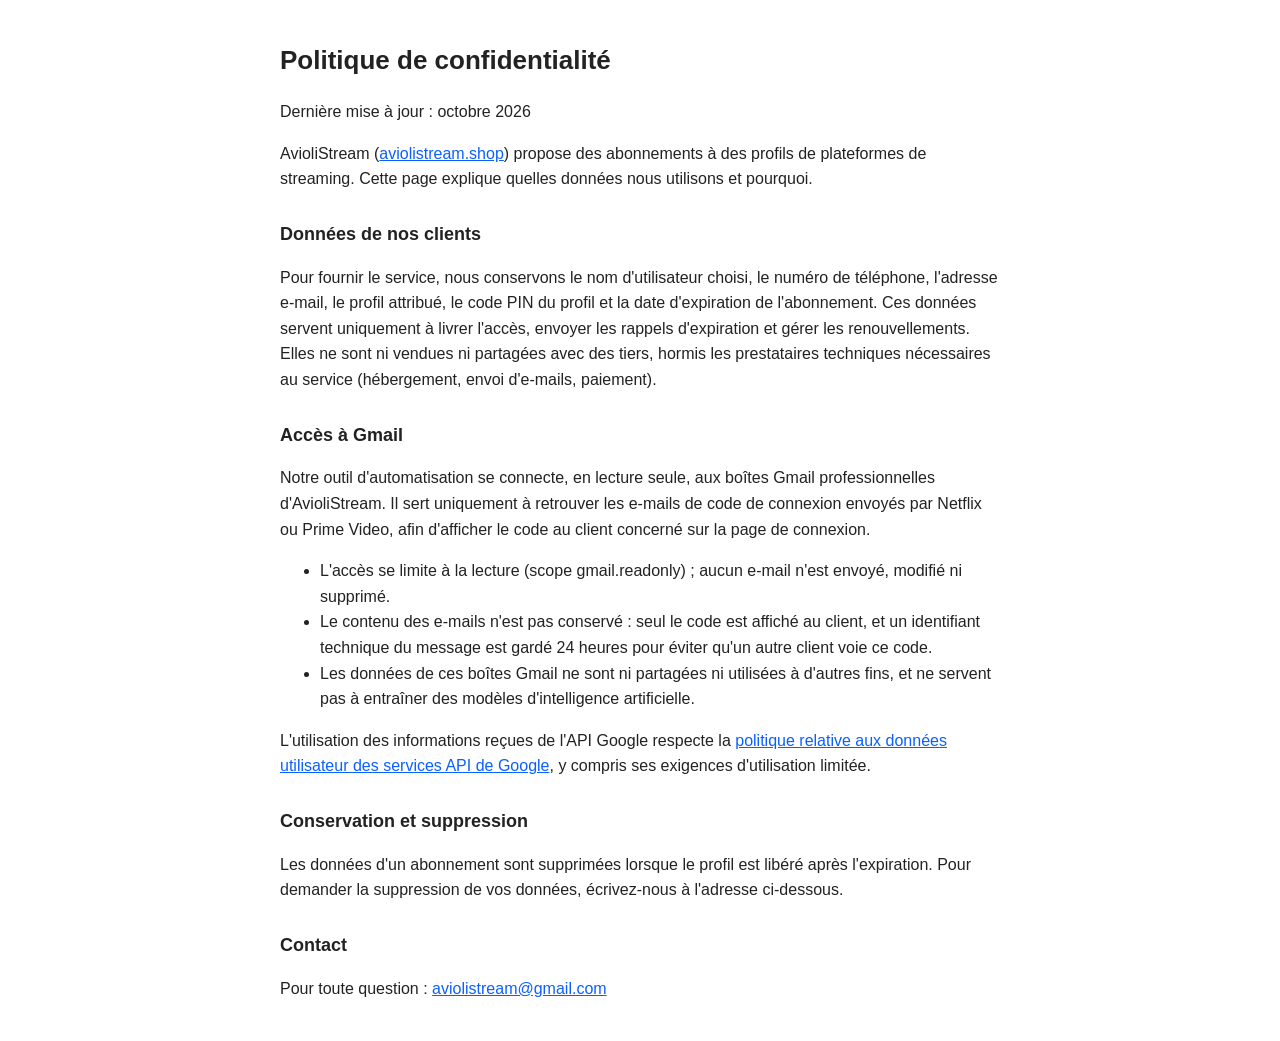
<file: confidentialite/index.html>
<!DOCTYPE html>
<html lang="fr">
<head>
<meta charset="utf-8">
<meta name="viewport" content="width=device-width, initial-scale=1">
<title>Politique de confidentialité – AvioliStream</title>
<style>
  body{font-family:Arial,Helvetica,sans-serif;max-width:720px;margin:40px auto;padding:0 18px;line-height:1.6;color:#222}
  h1{font-size:26px}
  h2{font-size:18px;margin-top:28px}
  a{color:#0b5fff}
</style>
</head>
<body>
<h1>Politique de confidentialité</h1>
<p>Dernière mise à jour : octobre 2026</p>

<p>AvioliStream (<a href="https://aviolistream.shop">aviolistream.shop</a>) propose des abonnements à des profils de plateformes de streaming. Cette page explique quelles données nous utilisons et pourquoi.</p>

<h2>Données de nos clients</h2>
<p>Pour fournir le service, nous conservons le nom d'utilisateur choisi, le numéro de téléphone, l'adresse e-mail, le profil attribué, le code PIN du profil et la date d'expiration de l'abonnement. Ces données servent uniquement à livrer l'accès, envoyer les rappels d'expiration et gérer les renouvellements. Elles ne sont ni vendues ni partagées avec des tiers, hormis les prestataires techniques nécessaires au service (hébergement, envoi d'e-mails, paiement).</p>

<h2>Accès à Gmail</h2>
<p>Notre outil d'automatisation se connecte, en lecture seule, aux boîtes Gmail professionnelles d'AvioliStream. Il sert uniquement à retrouver les e-mails de code de connexion envoyés par Netflix ou Prime Video, afin d'afficher le code au client concerné sur la page de connexion.</p>
<ul>
  <li>L'accès se limite à la lecture (scope gmail.readonly) ; aucun e-mail n'est envoyé, modifié ni supprimé.</li>
  <li>Le contenu des e-mails n'est pas conservé : seul le code est affiché au client, et un identifiant technique du message est gardé 24 heures pour éviter qu'un autre client voie ce code.</li>
  <li>Les données de ces boîtes Gmail ne sont ni partagées ni utilisées à d'autres fins, et ne servent pas à entraîner des modèles d'intelligence artificielle.</li>
</ul>
<p>L'utilisation des informations reçues de l'API Google respecte la <a href="https://developers.google.com/terms/api-services-user-data-policy">politique relative aux données utilisateur des services API de Google</a>, y compris ses exigences d'utilisation limitée.</p>

<h2>Conservation et suppression</h2>
<p>Les données d'un abonnement sont supprimées lorsque le profil est libéré après l'expiration. Pour demander la suppression de vos données, écrivez-nous à l'adresse ci-dessous.</p>

<h2>Contact</h2>
<p>Pour toute question : <a href="mailto:aviolistream@gmail.com">aviolistream@gmail.com</a></p>
</body>
</html>
</file>
<file: mobile-catalogue.css>
/* AvioliStream — catalogue version mobile uniquement (écrans de 640 px et moins).
   Le desktop n'est pas touché. */
@media (max-width:640px){

  /* Catalogue plus large : on réduit les marges autour des cartes */
  #catalogue.section{padding-left:14px; padding-right:14px;}
  #catalogue .wrap{padding-left:0; padding-right:0;}

  /* Deux cartes côte à côte (la carte Global reste dans une demi-colonne, même taille que les autres) */
  .grid{grid-template-columns:repeat(2, minmax(0, 1fr)); gap:10px;}

  /* Cartes compactes (les logos ne sont pas modifiés) */
  .card{padding:14px 12px; gap:10px;}
  .card h3{font-size:1rem;}
  .card .desc{font-size:0.78rem; min-height:0;}

  /* Texte court : "1 écran, 4K UHD." à la place de "1 écran, qualité 4K UHD." */
  .card:not(.global) .desc-mobile{font-size:0; line-height:0;}
  .card:not(.global) .desc-mobile::after{
    content:"1 écran, 4K UHD.";
    font-size:0.78rem; line-height:1.5;
  }

  /* Carte Global : "1 écran, tout catalogue" à la place de "1 écran, accès catalogue international." */
  .card.global .desc{font-size:0; line-height:0;}
  .card.global .desc::after{
    content:"1 écran, tout catalogue";
    font-size:0.78rem; line-height:1.5;
  }

  /* Prix sur une seule ligne, alignés en bas de chaque carte */
  .price-line .from{display:none;}
  .price-line{flex-wrap:nowrap; white-space:nowrap; gap:4px; align-items:baseline;}
  .price-line .amount{font-size:1.1rem;}
  .price-line .unit{font-size:0.66rem;}

  /* Lien "Voir la formule" plus discret */
  .card-cta{font-size:0.8rem; padding-top:10px;}
}

/* Netflix Standard : indisponible (desktop + mobile) */
a.card[href="/netflix-standard"]{
  pointer-events:none; cursor:default;
}
a.card[href="/netflix-standard"] .card-cta{font-size:0; color:var(--muted);}
a.card[href="/netflix-standard"] .card-cta::before{
  content:"Non disponible"; font-size:0.86rem; font-weight:600;
}
a.card[href="/netflix-standard"] .card-cta .arrow{display:none;}
@media (max-width:640px){
  a.card[href="/netflix-standard"] .card-cta::before{font-size:0.8rem;}
}
</file>
